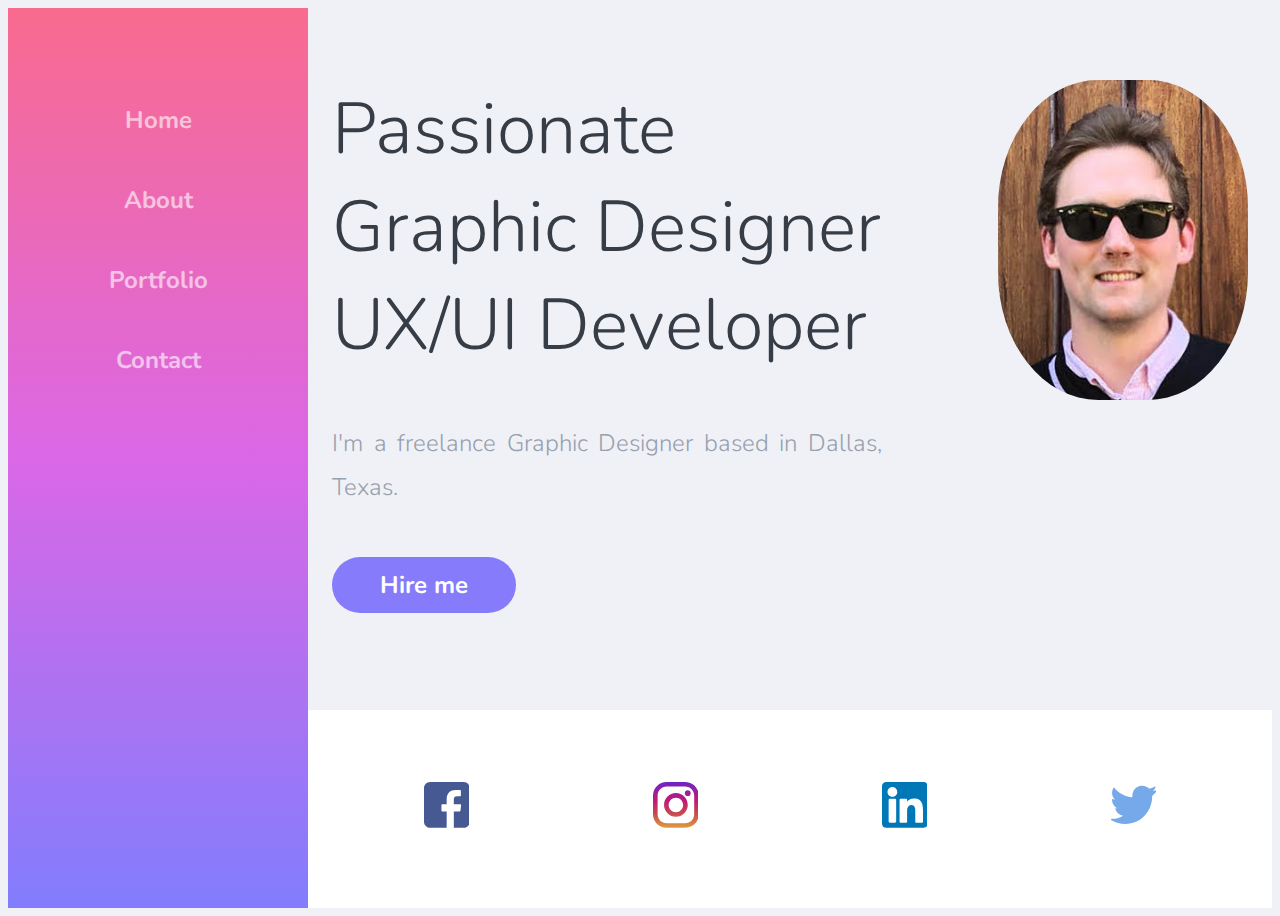
<file: Portfolio 2/index.html>
<!DOCTYPE html>
<html>

<head>
  <meta charset="utf-8">
  <title>Connor's Portfolio</title>
  <meta name="author" content="Connor Lipscomb">
  <meta name="description" content="Portfolio Website">
  <meta name="viewport" content="width=device-width, initial-scale=1">

  <link rel="stylesheet" href="style.css" type= "text/css">
  <link rel="stylesheet" href="#" type= "text/css">
</head>

<body>
    <div class="container">
        <div class="sidebar">
            <nav>
                <ul>
                    <li><a href="index.html">Home</a></li>
                    <li><a href="about.html">About</a></li>
                    <li><a href="#">Portfolio</a></li>
                    <li><a href="#">Contact</a></li>
                </ul>
            </nav>
        </div>
        <div class="content">
            <section class="hero">
                <img src="Engagement pic 5.jpg">
                <div class="hero-content">
                    <h1>Passionate <br> Graphic Designer <br> UX/UI Developer</h1>
                    <p>I'm a freelance Graphic Designer based in Dallas, Texas.</p>
                    <a class="action-btn" href="#">Hire me</a>
                </div>
            </section>
        </div>
        <div class="footer">
            <footer>
                <ul>
                    <li><a href="https://www.facebook.com/connor.lipscomb"><?xml version="1.0" encoding="iso-8859-1"?>
                        <!-- Generator: Adobe Illustrator 19.0.0, SVG Export Plug-In . SVG Version: 6.00 Build 0)  -->
                        <svg version="1.1" id="Layer_1" xmlns="http://www.w3.org/2000/svg" xmlns:xlink="http://www.w3.org/1999/xlink" x="0px" y="0px"
                             viewBox="0 0 408.788 408.788" style="enable-background:new 0 0 408.788 408.788;" xml:space="preserve">
                        <path style="fill:#475993;" d="M353.701,0H55.087C24.665,0,0.002,24.662,0.002,55.085v298.616c0,30.423,24.662,55.085,55.085,55.085
                            h147.275l0.251-146.078h-37.951c-4.932,0-8.935-3.988-8.954-8.92l-0.182-47.087c-0.019-4.959,3.996-8.989,8.955-8.989h37.882
                            v-45.498c0-52.8,32.247-81.55,79.348-81.55h38.65c4.945,0,8.955,4.009,8.955,8.955v39.704c0,4.944-4.007,8.952-8.95,8.955
                            l-23.719,0.011c-25.615,0-30.575,12.172-30.575,30.035v39.389h56.285c5.363,0,9.524,4.683,8.892,10.009l-5.581,47.087
                            c-0.534,4.506-4.355,7.901-8.892,7.901h-50.453l-0.251,146.078h87.631c30.422,0,55.084-24.662,55.084-55.084V55.085
                            C408.786,24.662,384.124,0,353.701,0z"/>
                        <g>
                        </g>
                        <g>
                        </g>
                        <g>
                        </g>
                        <g>
                        </g>
                        <g>
                        </g>
                        <g>
                        </g>
                        <g>
                        </g>
                        <g>
                        </g>
                        <g>
                        </g>
                        <g>
                        </g>
                        <g>
                        </g>
                        <g>
                        </g>
                        <g>
                        </g>
                        <g>
                        </g>
                        <g>
                        </g>
                        </svg></a></li>
                    <li><a href="https://www.instagram.com/lipscombconnor/"><?xml version="1.0" encoding="iso-8859-1"?>
                        <!-- Generator: Adobe Illustrator 19.0.0, SVG Export Plug-In . SVG Version: 6.00 Build 0)  -->
                        <svg version="1.1" id="Layer_1" xmlns="http://www.w3.org/2000/svg" xmlns:xlink="http://www.w3.org/1999/xlink" x="0px" y="0px"
                             viewBox="0 0 551.034 551.034" style="enable-background:new 0 0 551.034 551.034;" xml:space="preserve">
                        <g>
                            
                                <linearGradient id="SVGID_1_" gradientUnits="userSpaceOnUse" x1="275.517" y1="4.57" x2="275.517" y2="549.72" gradientTransform="matrix(1 0 0 -1 0 554)">
                                <stop  offset="0" style="stop-color:#E09B3D"/>
                                <stop  offset="0.3" style="stop-color:#C74C4D"/>
                                <stop  offset="0.6" style="stop-color:#C21975"/>
                                <stop  offset="1" style="stop-color:#7024C4"/>
                            </linearGradient>
                            <path style="fill:url(#SVGID_1_);" d="M386.878,0H164.156C73.64,0,0,73.64,0,164.156v222.722
                                c0,90.516,73.64,164.156,164.156,164.156h222.722c90.516,0,164.156-73.64,164.156-164.156V164.156
                                C551.033,73.64,477.393,0,386.878,0z M495.6,386.878c0,60.045-48.677,108.722-108.722,108.722H164.156
                                c-60.045,0-108.722-48.677-108.722-108.722V164.156c0-60.046,48.677-108.722,108.722-108.722h222.722
                                c60.045,0,108.722,48.676,108.722,108.722L495.6,386.878L495.6,386.878z"/>
                            
                                <linearGradient id="SVGID_2_" gradientUnits="userSpaceOnUse" x1="275.517" y1="4.57" x2="275.517" y2="549.72" gradientTransform="matrix(1 0 0 -1 0 554)">
                                <stop  offset="0" style="stop-color:#E09B3D"/>
                                <stop  offset="0.3" style="stop-color:#C74C4D"/>
                                <stop  offset="0.6" style="stop-color:#C21975"/>
                                <stop  offset="1" style="stop-color:#7024C4"/>
                            </linearGradient>
                            <path style="fill:url(#SVGID_2_);" d="M275.517,133C196.933,133,133,196.933,133,275.516s63.933,142.517,142.517,142.517
                                S418.034,354.1,418.034,275.516S354.101,133,275.517,133z M275.517,362.6c-48.095,0-87.083-38.988-87.083-87.083
                                s38.989-87.083,87.083-87.083c48.095,0,87.083,38.988,87.083,87.083C362.6,323.611,323.611,362.6,275.517,362.6z"/>
                            
                                <linearGradient id="SVGID_3_" gradientUnits="userSpaceOnUse" x1="418.31" y1="4.57" x2="418.31" y2="549.72" gradientTransform="matrix(1 0 0 -1 0 554)">
                                <stop  offset="0" style="stop-color:#E09B3D"/>
                                <stop  offset="0.3" style="stop-color:#C74C4D"/>
                                <stop  offset="0.6" style="stop-color:#C21975"/>
                                <stop  offset="1" style="stop-color:#7024C4"/>
                            </linearGradient>
                            <circle style="fill:url(#SVGID_3_);" cx="418.31" cy="134.07" r="34.15"/>
                        </g>
                        <g>
                        </g>
                        <g>
                        </g>
                        <g>
                        </g>
                        <g>
                        </g>
                        <g>
                        </g>
                        <g>
                        </g>
                        <g>
                        </g>
                        <g>
                        </g>
                        <g>
                        </g>
                        <g>
                        </g>
                        <g>
                        </g>
                        <g>
                        </g>
                        <g>
                        </g>
                        <g>
                        </g>
                        <g>
                        </g>
                        </svg></a></li>
                    <li><a href="https://www.linkedin.com/in/connor-lipscomb-9786274b/"><?xml version="1.0" encoding="iso-8859-1"?>
                        <!-- Generator: Adobe Illustrator 19.0.0, SVG Export Plug-In . SVG Version: 6.00 Build 0)  -->
                        <svg version="1.1" id="Layer_1" xmlns="http://www.w3.org/2000/svg" xmlns:xlink="http://www.w3.org/1999/xlink" x="0px" y="0px"
                             viewBox="0 0 382 382" style="enable-background:new 0 0 382 382;" xml:space="preserve">
                        <path style="fill:#0077B7;" d="M347.445,0H34.555C15.471,0,0,15.471,0,34.555v312.889C0,366.529,15.471,382,34.555,382h312.889
                            C366.529,382,382,366.529,382,347.444V34.555C382,15.471,366.529,0,347.445,0z M118.207,329.844c0,5.554-4.502,10.056-10.056,10.056
                            H65.345c-5.554,0-10.056-4.502-10.056-10.056V150.403c0-5.554,4.502-10.056,10.056-10.056h42.806
                            c5.554,0,10.056,4.502,10.056,10.056V329.844z M86.748,123.432c-22.459,0-40.666-18.207-40.666-40.666S64.289,42.1,86.748,42.1
                            s40.666,18.207,40.666,40.666S109.208,123.432,86.748,123.432z M341.91,330.654c0,5.106-4.14,9.246-9.246,9.246H286.73
                            c-5.106,0-9.246-4.14-9.246-9.246v-84.168c0-12.556,3.683-55.021-32.813-55.021c-28.309,0-34.051,29.066-35.204,42.11v97.079
                            c0,5.106-4.139,9.246-9.246,9.246h-44.426c-5.106,0-9.246-4.14-9.246-9.246V149.593c0-5.106,4.14-9.246,9.246-9.246h44.426
                            c5.106,0,9.246,4.14,9.246,9.246v15.655c10.497-15.753,26.097-27.912,59.312-27.912c73.552,0,73.131,68.716,73.131,106.472
                            L341.91,330.654L341.91,330.654z"/>
                        <g>
                        </g>
                        <g>
                        </g>
                        <g>
                        </g>
                        <g>
                        </g>
                        <g>
                        </g>
                        <g>
                        </g>
                        <g>
                        </g>
                        <g>
                        </g>
                        <g>
                        </g>
                        <g>
                        </g>
                        <g>
                        </g>
                        <g>
                        </g>
                        <g>
                        </g>
                        <g>
                        </g>
                        <g>
                        </g>
                        </svg></a></li>
                    <li><a href="https://twitter.com/ConnorLipscomb2"><?xml version="1.0" encoding="iso-8859-1"?>
                        <!-- Generator: Adobe Illustrator 19.0.0, SVG Export Plug-In . SVG Version: 6.00 Build 0)  -->
                        <svg version="1.1" id="Layer_1" xmlns="http://www.w3.org/2000/svg" xmlns:xlink="http://www.w3.org/1999/xlink" x="0px" y="0px"
                             viewBox="0 0 410.155 410.155" style="enable-background:new 0 0 410.155 410.155;" xml:space="preserve">
                        <path style="fill:#76A9EA;" d="M403.632,74.18c-9.113,4.041-18.573,7.229-28.28,9.537c10.696-10.164,18.738-22.877,23.275-37.067
                            l0,0c1.295-4.051-3.105-7.554-6.763-5.385l0,0c-13.504,8.01-28.05,14.019-43.235,17.862c-0.881,0.223-1.79,0.336-2.702,0.336
                            c-2.766,0-5.455-1.027-7.57-2.891c-16.156-14.239-36.935-22.081-58.508-22.081c-9.335,0-18.76,1.455-28.014,4.325
                            c-28.672,8.893-50.795,32.544-57.736,61.724c-2.604,10.945-3.309,21.9-2.097,32.56c0.139,1.225-0.44,2.08-0.797,2.481
                            c-0.627,0.703-1.516,1.106-2.439,1.106c-0.103,0-0.209-0.005-0.314-0.015c-62.762-5.831-119.358-36.068-159.363-85.14l0,0
                            c-2.04-2.503-5.952-2.196-7.578,0.593l0,0C13.677,65.565,9.537,80.937,9.537,96.579c0,23.972,9.631,46.563,26.36,63.032
                            c-7.035-1.668-13.844-4.295-20.169-7.808l0,0c-3.06-1.7-6.825,0.485-6.868,3.985l0,0c-0.438,35.612,20.412,67.3,51.646,81.569
                            c-0.629,0.015-1.258,0.022-1.888,0.022c-4.951,0-9.964-0.478-14.898-1.421l0,0c-3.446-0.658-6.341,2.611-5.271,5.952l0,0
                            c10.138,31.651,37.39,54.981,70.002,60.278c-27.066,18.169-58.585,27.753-91.39,27.753l-10.227-0.006
                            c-3.151,0-5.816,2.054-6.619,5.106c-0.791,3.006,0.666,6.177,3.353,7.74c36.966,21.513,79.131,32.883,121.955,32.883
                            c37.485,0,72.549-7.439,104.219-22.109c29.033-13.449,54.689-32.674,76.255-57.141c20.09-22.792,35.8-49.103,46.692-78.201
                            c10.383-27.737,15.871-57.333,15.871-85.589v-1.346c-0.001-4.537,2.051-8.806,5.631-11.712c13.585-11.03,25.415-24.014,35.16-38.591
                            l0,0C411.924,77.126,407.866,72.302,403.632,74.18L403.632,74.18z"/>
                        <g>
                        </g>
                        <g>
                        </g>
                        <g>
                        </g>
                        <g>
                        </g>
                        <g>
                        </g>
                        <g>
                        </g>
                        <g>
                        </g>
                        <g>
                        </g>
                        <g>
                        </g>
                        <g>
                        </g>
                        <g>
                        </g>
                        <g>
                        </g>
                        <g>
                        </g>
                        <g>
                        </g>
                        <g>
                        </g>
                        </svg></a></li>
                </ul>
            </footer>
        </div>
    </div>
  
</body>

</html>
</file>
<file: Portfolio 2/style.css>
@import url('https://fonts.googleapis.com/css?family=Nunito:300,400,700');
body{
    font-family: 'Nunito',sans-serif;
    background: #EFF1F7;
}
.content{
    grid-area: content;
}
.sidebar{
    grid-area: sidebar;
    background: linear-gradient(to right, 
    rgba(249,107,142,1),
    rgba(218,103,230,1),
    rgba(130,125,253,1));
    justify-content: center;
}
.footer{
    grid-area: footer;
    background: white;
}
.container{
    font-size: 1.5em;
    width: 100%;
    height: 100vh;
    display: grid;
    grid-template-areas: 
        "sidebar"
        "content"
        "footer";
    grid-template-columns: 1fr;
    grid-template-rows: 130px 800px 250px;
}
.content,
.sidebar,
.footer{
    padding: 1em;
}
nav ul{
    margin: 0;
    padding: 0;
    display: flex;
    justify-content: space-around;
    text-align: center;
}
nav li{
    list-style: none;
    padding: 1em 0;
}
nav li a{
    color: white;
    font-weight: 700;
    opacity: 0.6;
    text-decoration: none;
    transition: 0.3s;
}
nav li a:hover{
    opacity: 1;
}
.hero{
    max-width: 960px;
    margin: 0 auto;
    text-align: center;
}
.hero img{
    width: 200px;
}
.hero h1{
    font-size: 2em;
    font-weight: 300;
    text-align: justify;
    color: #373d46;
}
.hero p{
    font-weight: 300;
    line-height: 1.8em;
    text-align: justify;
    color: #98a0ad;
}
.action-btn{
    display: inline-block;
    text-decoration: none;
    color: white;
    font-weight: 700;
    background: #867bfb;
    padding: 0.5em 2em;
    border-radius: 40px;
    margin: 1em 0;
    transition: 0.3s;
}
.action-btn:hover{
    box-shadow: 0 10px 50px rgb(188,197,216,1);
}
footer ul{
    max-width: 640px;
    margin: 2em auto;
    padding: 0;
    text-align: center;
    display: flex;
    flex-direction: row;
}
footer ul li{
    list-style: none;
    align-self: flex-end;
}
footer ul li a{
    text-decoration: none;
    color: #c1c6ce;
}
svg{
    width: 40%;
}

/* MEDIA QUERY FOR LARGE SCREENS */

@media (min-width: 1040px) {
    .container{
        grid-template-areas: 
            "sidebar content"
            "sidebar footer";
        grid-template-columns: 300px 1fr;
        grid-template-rows: 1fr auto;
    }
    nav ul{
        display: flex;
        justify-content: space-between;
        flex-direction: column;
    }
    .sidebar{
        background: linear-gradient( 
    rgba(249,107,142,1),
    rgba(218,103,230,1),
    rgba(130,125,253,1));
    padding-top: 3em;
    }
    .hero{
        text-align: left;
        margin: 2em auto;
    }
    .hero img{
        width: 250px;
        float: right;
        border-radius: 40%;
    }
    .hero h1{
        font-size: 3em;
    }
    .hero p{
        width: 60%;
    }
    footer ul{
        max-width: 960px;
        margin: 0 auto;
        padding: 2em 0;
    }
    svg{
        width: 20%;
    }
}
</file>
